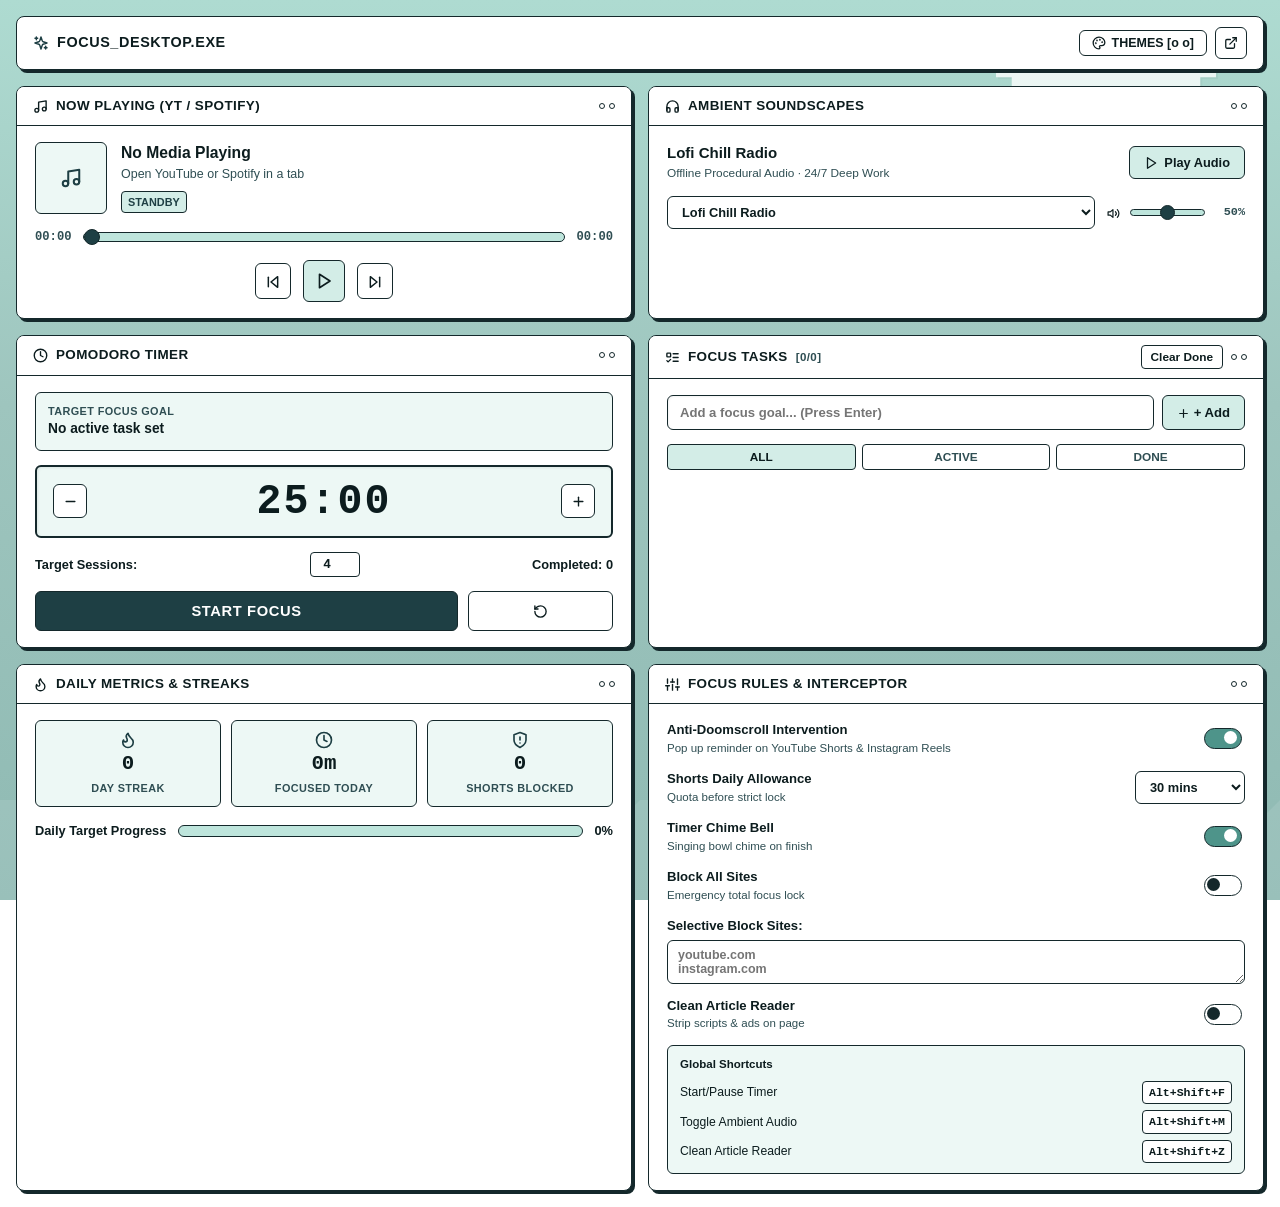
<file: sidepanel/index.html>
<!DOCTYPE html>
<html lang="en">

<head>
    <meta charset="UTF-8">
    <meta name="viewport" content="width=device-width, initial-scale=1.0">
    <title>Focus Center</title>
    <link rel="stylesheet" href="style.css">
    <script src="icons.js"></script>
</head>

<body>
    <!-- Retro Pixel Art Clouds & Mountain Background -->
    <div class="retro-backdrop">
        <svg class="pixel-cloud pixel-cloud-1" viewBox="0 0 140 60">
            <path d="M30 40 H10 V30 H0 V20 H20 V10 H50 V0 H80 V10 H110 V20 H140 V30 H130 V40 H120 V50 H40 V40 Z" />
        </svg>
        <svg class="pixel-cloud pixel-cloud-2" viewBox="0 0 140 60">
            <path d="M20 40 H0 V20 H30 V10 H70 V0 H100 V10 H130 V20 H140 V40 H120 V50 H30 V40 Z" />
        </svg>
        <svg class="pixel-cloud pixel-cloud-3" viewBox="0 0 140 60">
            <path d="M30 40 H10 V20 H40 V10 H80 V0 H110 V10 H130 V30 H120 V40 H50 V50 H30 V40 Z" />
        </svg>
        <div class="pixel-mountains"></div>
    </div>

    <!-- Main Outer Window Frame -->
    <div class="retro-window-shell">
        <!-- Top Window Header Bar -->
        <header class="retro-window-header">
            <div class="window-title-left">
                <span class="window-sparkle-icon" id="brandIcon"></span>
                <span>FOCUS_DESKTOP.EXE</span>
            </div>
            <div class="window-actions-right">
                <button id="openThemeBtn" class="retro-btn-header" title="Select System Theme">
                    <span id="themeBtnIcon"></span> THEMES [o o]
                </button>
                <button id="popOutBtn" class="retro-btn-header retro-btn-icon" title="Open in floating window">
                    <span id="popOutBtnIcon"></span>
                </button>
            </div>
        </header>

        <!-- Single Unified Organized Cards Grid -->
        <main class="retro-grid">
            <!-- 1. Dedicated YouTube & Spotify Player (Live Thumbnail & Video Scrub Slider) -->
            <section class="retro-card" id="mediaCard">
                <div class="card-retro-header">
                    <div class="card-title-left">
                        <span id="spotifyHeaderIcon"></span>
                        <span>Now Playing (YT / Spotify)</span>
                    </div>
                    <div class="retro-dots">
                        <span class="retro-dot"></span>
                        <span class="retro-dot"></span>
                    </div>
                </div>
                <div class="card-body">
                    <div class="media-player-row">
                        <div class="media-thumb-box" id="mediaThumbContainer">
                            <img id="mediaThumbnailImg" class="media-thumb-img" alt="Media Artwork">
                            <div id="mediaThumbPlaceholder" class="thumb-placeholder">
                                <span id="discCenterIcon"></span>
                            </div>
                        </div>
                        <div class="media-meta-group">
                            <h4 id="trackTitle" class="track-title">No Media Playing</h4>
                            <div id="trackArtist" class="track-artist">Open YouTube or Spotify in a tab</div>
                            <span id="mediaPlatformBadge" class="media-platform-badge">STANDBY</span>
                        </div>
                    </div>

                    <!-- Interactive Video Scrub Slider (Slide through the video!) -->
                    <div class="seek-slider-container">
                        <span id="videoCurrentTime">00:00</span>
                        <input type="range" id="videoSeekSlider" class="retro-seek-slider" min="0" max="100" value="0" step="1" title="Slide to seek">
                        <span id="videoTotalDuration">00:00</span>
                    </div>

                    <div class="media-controls-row">
                        <button class="btn-retro-ctrl" id="prev" title="Previous track / chapter">
                            <span id="prevIcon"></span>
                        </button>
                        <button class="btn-retro-ctrl btn-primary-play" id="playPause" title="Play / Pause Video">
                            <span id="playPauseIcon"></span>
                        </button>
                        <button class="btn-retro-ctrl" id="next" title="Next track / chapter">
                            <span id="nextIcon"></span>
                        </button>
                    </div>
                </div>
            </section>

            <!-- 2. Dedicated Ambient Soundscapes Card (Built-in Audio Station with Play/Pause) -->
            <section class="retro-card" id="ambientCard">
                <div class="card-retro-header">
                    <div class="card-title-left">
                        <span id="ambientHeaderIcon"></span>
                        <span>Ambient Soundscapes</span>
                    </div>
                    <div class="retro-dots">
                        <span class="retro-dot"></span>
                        <span class="retro-dot"></span>
                    </div>
                </div>
                <div class="card-body">
                    <div class="ambient-header-row">
                        <div class="ambient-title-meta">
                            <span id="ambientStationTitle" class="ambient-station-name">Lofi Chill Radio</span>
                            <span class="ambient-station-sub">Offline Procedural Audio · 24/7 Deep Work</span>
                        </div>
                        <button id="ambientPlayPauseBtn" class="btn-ambient-toggle" title="Play / Pause Ambient Music">
                            <span id="ambientPlayIcon"></span>
                            <span id="ambientPlayText">Play Audio</span>
                        </button>
                    </div>

                    <div class="ambient-controls-row">
                        <select id="soundscapeSelect" class="retro-select" title="Focus Soundscape">
                            <option value="lofi">Lofi Chill Radio</option>
                            <option value="rain">Rain &amp; Thunder Storm</option>
                            <option value="noise">Deep Brown Noise</option>
                            <option value="ocean">Ocean Waves</option>
                            <option value="cafe">Cozy Cafe Ambience</option>
                            <option value="binaural">40Hz Gamma Focus</option>
                        </select>
                        <div class="ambient-volume-group">
                            <span id="volumeIcon"></span>
                            <input type="range" id="soundscapeVolume" min="0" max="100" value="50" class="volume-slider" title="Volume">
                            <span id="volumePercent" class="volume-readout">50%</span>
                        </div>
                    </div>
                </div>
            </section>

            <!-- 3. Pomodoro Focus Timer -->
            <section class="retro-card" id="timerCard">
                <div class="card-retro-header">
                    <div class="card-title-left">
                        <span id="timerHeaderIcon"></span>
                        <span>Pomodoro Timer</span>
                    </div>
                    <div class="retro-dots">
                        <span class="retro-dot"></span>
                        <span class="retro-dot"></span>
                    </div>
                </div>
                <div class="card-body">
                    <!-- Active Focus Goal Box -->
                    <div class="active-focus-container" id="activeFocusContainer">
                        <div class="active-goal-meta">
                            <span class="active-goal-tag">Target Focus Goal</span>
                            <span id="activeFocusText" class="active-goal-text">No active task set</span>
                        </div>
                        <button id="quickCompleteTaskBtn" class="btn-retro-mini" title="Mark focus task done" style="display: none;">
                            <span id="checkDoneIcon"></span> Done
                        </button>
                    </div>

                    <!-- LCD Inset Timer Box -->
                    <div class="timer-retro-box">
                        <button class="timer-adjust-btn" id="decTime" title="Subtract 1 minute">
                            <span id="minusIcon"></span>
                        </button>
                        <div id="timer" class="timer-digits">25:00</div>
                        <button class="timer-adjust-btn" id="incTime" title="Add 1 minute">
                            <span id="plusIcon"></span>
                        </button>
                    </div>

                    <div class="session-meta-row">
                        <span>Target Sessions:</span>
                        <input type="number" id="sessionTarget" value="4" min="1" class="session-target-input">
                        <span>Completed: <strong id="completedSessions">0</strong></span>
                    </div>

                    <div class="timer-actions-row">
                        <button id="startTimer" class="btn-timer-primary">Start Focus</button>
                        <button id="restartTimer" class="btn-timer-reset" title="Reset Timer">
                            <span id="resetIcon"></span>
                        </button>
                    </div>
                </div>
            </section>

            <!-- 4. Focus Tasks & Goals Card -->
            <section class="retro-card" id="tasksCard">
                <div class="card-retro-header">
                    <div class="card-title-left">
                        <span id="tasksHeaderIcon"></span>
                        <span>Focus Tasks</span>
                        <span id="todoBadge" style="font-size: 0.72rem; color: var(--text-muted); font-weight: 700;">[0/0]</span>
                    </div>
                    <div style="display: flex; align-items: center; gap: 8px;">
                        <button id="clearCompletedBtn" class="btn-retro-mini" title="Clear completed tasks">Clear Done</button>
                        <div class="retro-dots">
                            <span class="retro-dot"></span>
                            <span class="retro-dot"></span>
                        </div>
                    </div>
                </div>
                <div class="card-body">
                    <form id="todoForm" class="todo-input-row">
                        <input type="text" id="todoInput" class="retro-input" placeholder="Add a focus goal... (Press Enter)" maxlength="140" autocomplete="off">
                        <button type="submit" id="addTodoBtn" class="btn-retro-add" title="Add Task">
                            <span id="addTaskIcon"></span> + Add
                        </button>
                    </form>

                    <div class="todo-filters-row">
                        <button type="button" class="filter-btn active" data-filter="all">All</button>
                        <button type="button" class="filter-btn" data-filter="active">Active</button>
                        <button type="button" class="filter-btn" data-filter="completed">Done</button>
                    </div>

                    <ul id="todoList" class="todo-list">
                        <!-- Tasks rendered dynamically -->
                    </ul>
                </div>
            </section>

            <!-- 5. Daily Analytics & Focus Streaks -->
            <section class="retro-card" id="analyticsCard">
                <div class="card-retro-header">
                    <div class="card-title-left">
                        <span id="analyticsHeaderIcon"></span>
                        <span>Daily Metrics & Streaks</span>
                    </div>
                    <div class="retro-dots">
                        <span class="retro-dot"></span>
                        <span class="retro-dot"></span>
                    </div>
                </div>
                <div class="card-body">
                    <div class="analytics-grid">
                        <div class="stat-box">
                            <span class="stat-icon" id="streakIcon"></span>
                            <div class="stat-value" id="streakCount">0</div>
                            <div class="stat-label">Day Streak</div>
                        </div>
                        <div class="stat-box">
                            <span class="stat-icon" id="focusedIcon"></span>
                            <div class="stat-value" id="todayFocusTime">0m</div>
                            <div class="stat-label">Focused Today</div>
                        </div>
                        <div class="stat-box">
                            <span class="stat-icon" id="interceptedIcon"></span>
                            <div class="stat-value" id="todayIntercepted">0</div>
                            <div class="stat-label">Shorts Blocked</div>
                        </div>
                    </div>
                    <div class="retro-pill-meter">
                        <span>Daily Target Progress</span>
                        <div class="pill-track">
                            <div class="pill-fill" id="dailyGoalProgressFill" style="width: 0%;"></div>
                        </div>
                        <span id="dailyGoalProgressPercent">0%</span>
                    </div>
                </div>
            </section>

            <!-- 6. Focus Rules & Doomscroll Interceptor Card -->
            <section class="retro-card" id="rulesCard">
                <div class="card-retro-header">
                    <div class="card-title-left">
                        <span id="rulesHeaderIcon"></span>
                        <span>Focus Rules & Interceptor</span>
                    </div>
                    <div class="retro-dots">
                        <span class="retro-dot"></span>
                        <span class="retro-dot"></span>
                    </div>
                </div>
                <div class="card-body">
                    <div class="rules-list">
                        <div class="rule-row">
                            <div class="rule-meta">
                                <span class="rule-title">Anti-Doomscroll Intervention</span>
                                <span class="rule-desc">Pop up reminder on YouTube Shorts & Instagram Reels</span>
                            </div>
                            <input type="checkbox" id="doomscrollToggle" class="retro-switch" checked>
                        </div>

                        <div class="rule-row">
                            <div class="rule-meta">
                                <span class="rule-title">Shorts Daily Allowance</span>
                                <span class="rule-desc">Quota before strict lock</span>
                            </div>
                            <select id="shortsAllowance" class="retro-select" style="flex: 0 0 auto; width: 110px;">
                                <option value="15">15 mins</option>
                                <option value="30" selected>30 mins</option>
                                <option value="0">Unlimited</option>
                            </select>
                        </div>

                        <div class="rule-row">
                            <div class="rule-meta">
                                <span class="rule-title">Timer Chime Bell</span>
                                <span class="rule-desc">Singing bowl chime on finish</span>
                            </div>
                            <input type="checkbox" id="timerChimeToggle" class="retro-switch" checked>
                        </div>

                        <div class="rule-row">
                            <div class="rule-meta">
                                <span class="rule-title">Block All Sites</span>
                                <span class="rule-desc">Emergency total focus lock</span>
                            </div>
                            <input type="checkbox" id="blockAll" class="retro-switch">
                        </div>

                        <div style="display: flex; flex-direction: column; gap: 4px;">
                            <span class="rule-title">Selective Block Sites:</span>
                            <textarea id="blockedSites" class="retro-textarea" rows="2" placeholder="youtube.com&#10;instagram.com"></textarea>
                        </div>

                        <div class="rule-row">
                            <div class="rule-meta">
                                <span class="rule-title">Clean Article Reader</span>
                                <span class="rule-desc">Strip scripts & ads on page</span>
                            </div>
                            <input type="checkbox" id="removeJS" class="retro-switch">
                        </div>

                        <div class="shortcuts-table">
                            <div style="font-weight: 800; font-size: 0.72rem; margin-bottom: 2px;">Global Shortcuts</div>
                            <div class="shortcut-row"><span>Start/Pause Timer</span><kbd>Alt+Shift+F</kbd></div>
                            <div class="shortcut-row"><span>Toggle Ambient Audio</span><kbd>Alt+Shift+M</kbd></div>
                            <div class="shortcut-row"><span>Clean Article Reader</span><kbd>Alt+Shift+Z</kbd></div>
                        </div>
                    </div>
                </div>
            </section>
        </main>
    </div>

    <!-- Retro Theme Customization Centre Modal -->
    <div id="themeModal" class="retro-modal-backdrop" style="display: none;">
        <div class="retro-modal-window">
            <div class="card-retro-header">
                <div class="card-title-left">
                    <span id="themeModalHeaderIcon"></span>
                    <span>THEME_SELECTOR.EXE</span>
                </div>
                <div style="display: flex; align-items: center; gap: 6px;">
                    <button id="closeThemeBtn" class="btn-retro-mini" title="Close Theme Selector">
                        <span id="closeThemeIcon"></span> Close
                    </button>
                    <div class="retro-dots">
                        <span class="retro-dot"></span>
                        <span class="retro-dot"></span>
                    </div>
                </div>
            </div>

            <div style="padding: 12px 16px 4px 16px; font-size: 0.74rem; color: var(--text-muted); font-weight: 700;">
                Select your preferred retro system aesthetic:
            </div>

            <div class="modal-theme-grid">
                <!-- 1. Pixel Pastel Sage (Default inspiration theme) -->
                <div class="theme-card-option" data-theme="sage">
                    <div class="theme-card-header">
                        <span class="theme-name">Pixel Pastel (Sage)</span>
                        <span class="theme-active-tag">ACTIVE</span>
                    </div>
                    <div class="theme-palette-preview">
                        <div class="theme-chip" style="background: #9ec5be;" title="Sky Canvas"></div>
                        <div class="theme-chip" style="background: #ffffff;" title="Card Surface"></div>
                        <div class="theme-chip" style="background: #5fa59b;" title="Accent Pill"></div>
                        <div class="theme-chip" style="background: #1a3236;" title="Border Stroke"></div>
                    </div>
                </div>

                <!-- 2. Catppuccin Mocha -->
                <div class="theme-card-option" data-theme="mocha">
                    <div class="theme-card-header">
                        <span class="theme-name">Catppuccin Mocha</span>
                        <span class="theme-active-tag">ACTIVE</span>
                    </div>
                    <div class="theme-palette-preview">
                        <div class="theme-chip" style="background: #1e1e2e;" title="Canvas"></div>
                        <div class="theme-chip" style="background: #313244;" title="Surface"></div>
                        <div class="theme-chip" style="background: #cba6f7;" title="Mauve"></div>
                        <div class="theme-chip" style="background: #a6e3a1;" title="Green"></div>
                    </div>
                </div>

                <!-- 3. Catppuccin Latte -->
                <div class="theme-card-option" data-theme="latte">
                    <div class="theme-card-header">
                        <span class="theme-name">Catppuccin Latte</span>
                        <span class="theme-active-tag">ACTIVE</span>
                    </div>
                    <div class="theme-palette-preview">
                        <div class="theme-chip" style="background: #eff1f5;" title="Canvas"></div>
                        <div class="theme-chip" style="background: #ffffff;" title="Surface"></div>
                        <div class="theme-chip" style="background: #7287fd;" title="Lavender"></div>
                        <div class="theme-chip" style="background: #4c4f69;" title="Text"></div>
                    </div>
                </div>

                <!-- 4. Dracula -->
                <div class="theme-card-option" data-theme="dracula">
                    <div class="theme-card-header">
                        <span class="theme-name">Dracula</span>
                        <span class="theme-active-tag">ACTIVE</span>
                    </div>
                    <div class="theme-palette-preview">
                        <div class="theme-chip" style="background: #282a36;" title="Canvas"></div>
                        <div class="theme-chip" style="background: #343746;" title="Surface"></div>
                        <div class="theme-chip" style="background: #bd93f9;" title="Purple"></div>
                        <div class="theme-chip" style="background: #ff79c6;" title="Pink"></div>
                    </div>
                </div>

                <!-- 5. Nord -->
                <div class="theme-card-option" data-theme="nord">
                    <div class="theme-card-header">
                        <span class="theme-name">Nord Arctic</span>
                        <span class="theme-active-tag">ACTIVE</span>
                    </div>
                    <div class="theme-palette-preview">
                        <div class="theme-chip" style="background: #2e3440;" title="Canvas"></div>
                        <div class="theme-chip" style="background: #3b4252;" title="Surface"></div>
                        <div class="theme-chip" style="background: #88c0d0;" title="Frost"></div>
                        <div class="theme-chip" style="background: #a3be8c;" title="Aurora"></div>
                    </div>
                </div>

                <!-- 6. Rose Pine -->
                <div class="theme-card-option" data-theme="rosepine">
                    <div class="theme-card-header">
                        <span class="theme-name">Rosé Pine</span>
                        <span class="theme-active-tag">ACTIVE</span>
                    </div>
                    <div class="theme-palette-preview">
                        <div class="theme-chip" style="background: #191724;" title="Canvas"></div>
                        <div class="theme-chip" style="background: #26233a;" title="Surface"></div>
                        <div class="theme-chip" style="background: #eb6f92;" title="Love"></div>
                        <div class="theme-chip" style="background: #c4a7e7;" title="Iris"></div>
                    </div>
                </div>

                <!-- 7. Tokyo Night -->
                <div class="theme-card-option" data-theme="tokyonight">
                    <div class="theme-card-header">
                        <span class="theme-name">Tokyo Night</span>
                        <span class="theme-active-tag">ACTIVE</span>
                    </div>
                    <div class="theme-palette-preview">
                        <div class="theme-chip" style="background: #1a1b26;" title="Canvas"></div>
                        <div class="theme-chip" style="background: #24283b;" title="Surface"></div>
                        <div class="theme-chip" style="background: #7dcfff;" title="Cyan"></div>
                        <div class="theme-chip" style="background: #bb9af7;" title="Violet"></div>
                    </div>
                </div>

                <!-- 8. Cyber Amber (CRT Terminal) -->
                <div class="theme-card-option" data-theme="amber">
                    <div class="theme-card-header">
                        <span class="theme-name">Cyber Amber (CRT)</span>
                        <span class="theme-active-tag">ACTIVE</span>
                    </div>
                    <div class="theme-palette-preview">
                        <div class="theme-chip" style="background: #0a0802;" title="Canvas"></div>
                        <div class="theme-chip" style="background: #1c1507;" title="Surface"></div>
                        <div class="theme-chip" style="background: #ffb000;" title="Amber"></div>
                        <div class="theme-chip" style="background: #ffcf56;" title="Glow"></div>
                    </div>
                </div>
            </div>
        </div>
    </div>

    <script src="main.js"></script>
</body>

</html>
</file>
<file: sidepanel/style.css>
/* Focus Command Center — Clean Retro Desktop OS Aesthetic */
/* High Clarity Typography, Clear Layout, Zero Emojis */

:root,
[data-theme="sage"] {
    --bg-canvas: #9ec5be;
    --bg-canvas-top: #aedbd1;
    --bg-canvas-bottom: #8fbab3;
    --window-border: #14282b;
    --window-header-bg: #ffffff;
    --card-bg: #ffffff;
    --card-header-bg: #ffffff;
    --card-border: #14282b;
    --border-color: #14282b;
    --border-subtle: #3a5c61;
    --text-main: #0c1c1e;
    --text-muted: #2f4e53;
    --accent: #1e3f44;
    --accent-hover: #0c1c1e;
    --accent-subtle: #d3ede7;
    --accent-pill: #bee5dc;
    --accent-pill-fill: #4e948a;
    --btn-bg: #ffffff;
    --btn-hover: #d8f1ec;
    --retro-shadow: 2px 2px 0px #14282b;
    --card-shadow: 3px 3px 0px #14282b;
    --inset-bg: #edf8f5;
    --cloud-color: #ffffff;
    --mountain-color: #8cb7af;
    --danger: #c9302c;
    --success: #2e7d32;
}

[data-theme="mocha"] {
    --bg-canvas: #181825;
    --bg-canvas-top: #1e1e2e;
    --bg-canvas-bottom: #11111b;
    --window-border: #cba6f7;
    --window-header-bg: #313244;
    --card-bg: #313244;
    --card-header-bg: #313244;
    --card-border: #cba6f7;
    --border-color: #cba6f7;
    --border-subtle: #7f849c;
    --text-main: #cdd6f4;
    --text-muted: #a6adc8;
    --accent: #cba6f7;
    --accent-hover: #b4befe;
    --accent-subtle: rgba(203, 166, 247, 0.18);
    --accent-pill: #45475a;
    --accent-pill-fill: #cba6f7;
    --btn-bg: #45475a;
    --btn-hover: #585b70;
    --retro-shadow: 2px 2px 0px #11111b;
    --card-shadow: 3px 3px 0px #11111b;
    --inset-bg: #1e1e2e;
    --cloud-color: #313244;
    --mountain-color: #1e1e2e;
    --danger: #f38ba8;
    --success: #a6e3a1;
}

[data-theme="latte"] {
    --bg-canvas: #dce0e8;
    --bg-canvas-top: #e6e9ef;
    --bg-canvas-bottom: #ccd0da;
    --window-border: #3b3d54;
    --window-header-bg: #ffffff;
    --card-bg: #ffffff;
    --card-header-bg: #ffffff;
    --card-border: #3b3d54;
    --border-color: #3b3d54;
    --border-subtle: #7c7f93;
    --text-main: #2b2c3d;
    --text-muted: #5c5f77;
    --accent: #7287fd;
    --accent-hover: #1e66f5;
    --accent-subtle: #e8ecfc;
    --accent-pill: #dce0e8;
    --accent-pill-fill: #7287fd;
    --btn-bg: #ffffff;
    --btn-hover: #e8ecfc;
    --retro-shadow: 2px 2px 0px #3b3d54;
    --card-shadow: 3px 3px 0px #3b3d54;
    --inset-bg: #eff1f5;
    --cloud-color: #ffffff;
    --mountain-color: #bcc0cc;
    --danger: #d20f39;
    --success: #40a02b;
}

[data-theme="dracula"] {
    --bg-canvas: #1e1f29;
    --bg-canvas-top: #282a36;
    --bg-canvas-bottom: #191a21;
    --window-border: #bd93f9;
    --window-header-bg: #343746;
    --card-bg: #343746;
    --card-header-bg: #343746;
    --card-border: #bd93f9;
    --border-color: #bd93f9;
    --border-subtle: #7a8cb9;
    --text-main: #f8f8f2;
    --text-muted: #d0bfff;
    --accent: #ff79c6;
    --accent-hover: #ff92d0;
    --accent-subtle: rgba(255, 121, 198, 0.2);
    --accent-pill: #44475a;
    --accent-pill-fill: #50fa7b;
    --btn-bg: #44475a;
    --btn-hover: #6272a4;
    --retro-shadow: 2px 2px 0px #191a21;
    --card-shadow: 3px 3px 0px #191a21;
    --inset-bg: #282a36;
    --cloud-color: #44475a;
    --mountain-color: #21222c;
    --danger: #ff5555;
    --success: #50fa7b;
}

[data-theme="nord"] {
    --bg-canvas: #242933;
    --bg-canvas-top: #2e3440;
    --bg-canvas-bottom: #1d212a;
    --window-border: #88c0d0;
    --window-header-bg: #3b4252;
    --card-bg: #3b4252;
    --card-header-bg: #3b4252;
    --card-border: #88c0d0;
    --border-color: #88c0d0;
    --border-subtle: #616e88;
    --text-main: #eceff4;
    --text-muted: #d8dee9;
    --accent: #88c0d0;
    --accent-hover: #81a1c1;
    --accent-subtle: rgba(136, 192, 208, 0.2);
    --accent-pill: #434c5e;
    --accent-pill-fill: #a3be8c;
    --btn-bg: #434c5e;
    --btn-hover: #4c566a;
    --retro-shadow: 2px 2px 0px #1b1f27;
    --card-shadow: 3px 3px 0px #1b1f27;
    --inset-bg: #2e3440;
    --cloud-color: #434c5e;
    --mountain-color: #1e222b;
    --danger: #bf616a;
    --success: #a3be8c;
}

[data-theme="rosepine"] {
    --bg-canvas: #14131c;
    --bg-canvas-top: #191724;
    --bg-canvas-bottom: #0f0e15;
    --window-border: #eb6f92;
    --window-header-bg: #26233a;
    --card-bg: #26233a;
    --card-header-bg: #26233a;
    --card-border: #eb6f92;
    --border-color: #eb6f92;
    --border-subtle: #847f9f;
    --text-main: #e0def4;
    --text-muted: #b5b2cf;
    --accent: #c4a7e7;
    --accent-hover: #ebbcba;
    --accent-subtle: rgba(196, 167, 231, 0.2);
    --accent-pill: #2a283e;
    --accent-pill-fill: #f6c177;
    --btn-bg: #2a283e;
    --btn-hover: #393552;
    --retro-shadow: 2px 2px 0px #0e0d15;
    --card-shadow: 3px 3px 0px #0e0d15;
    --inset-bg: #1f1d2e;
    --cloud-color: #2a283e;
    --mountain-color: #13121b;
    --danger: #eb6f92;
    --success: #9ccfd8;
}

[data-theme="tokyonight"] {
    --bg-canvas: #16161e;
    --bg-canvas-top: #1a1b26;
    --bg-canvas-bottom: #101017;
    --window-border: #7dcfff;
    --window-header-bg: #24283b;
    --card-bg: #24283b;
    --card-header-bg: #24283b;
    --card-border: #7dcfff;
    --border-color: #7dcfff;
    --border-subtle: #6e79a8;
    --text-main: #c0caf5;
    --text-muted: #9aa5ce;
    --accent: #bb9af7;
    --accent-hover: #9d7cd8;
    --accent-subtle: rgba(187, 154, 247, 0.2);
    --accent-pill: #2f3549;
    --accent-pill-fill: #73daca;
    --btn-bg: #2f3549;
    --btn-hover: #3b4261;
    --retro-shadow: 2px 2px 0px #101014;
    --card-shadow: 3px 3px 0px #101014;
    --inset-bg: #1f2335;
    --cloud-color: #2f3549;
    --mountain-color: #13131b;
    --danger: #f7768e;
    --success: #9ece6a;
}

[data-theme="amber"] {
    --bg-canvas: #0a0802;
    --bg-canvas-top: #140f04;
    --bg-canvas-bottom: #050401;
    --window-border: #ffb000;
    --window-header-bg: #1c1507;
    --card-bg: #1c1507;
    --card-header-bg: #1c1507;
    --card-border: #ffb000;
    --border-color: #ffb000;
    --border-subtle: #b37c00;
    --text-main: #ffcf56;
    --text-muted: #ffc033;
    --accent: #ffb000;
    --accent-hover: #ffd470;
    --accent-subtle: rgba(255, 176, 0, 0.2);
    --accent-pill: #291e08;
    --accent-pill-fill: #ffb000;
    --btn-bg: #291e08;
    --btn-hover: #3d2d0c;
    --retro-shadow: 2px 2px 0px #000000;
    --card-shadow: 3px 3px 0px #000000;
    --inset-bg: #140e05;
    --cloud-color: #291e08;
    --mountain-color: #0d0a03;
    --danger: #ff5252;
    --success: #ffb000;
}

/* ==========================================================================
   Global Reset & Crystal Clear Typography (Inter / Modern Sans)
   ========================================================================== */
* {
    box-sizing: border-box;
    font-family: -apple-system, BlinkMacSystemFont, 'Segoe UI', 'Inter', Roboto, 'Helvetica Neue', Arial, sans-serif;
    -webkit-font-smoothing: antialiased;
    -moz-osx-font-smoothing: grayscale;
    text-rendering: optimizeLegibility;
}

body {
    margin: 0;
    padding: 16px;
    background: linear-gradient(180deg, var(--bg-canvas-top) 0%, var(--bg-canvas) 45%, var(--bg-canvas-bottom) 100%);
    background-attachment: fixed;
    color: var(--text-main);
    min-height: 100vh;
    box-sizing: border-box;
    overflow-x: hidden;
    transition: background 0.25s ease, color 0.25s ease;
    position: relative;
    font-size: 14px;
    line-height: 1.5;
}

/* Tabular Monospaced Numbers for Digits, Timers, and Meters */
.timer-digits,
.stat-value,
.volume-readout,
.seek-slider-container span,
.spotify-progress-row span,
kbd,
.session-target-input {
    font-family: 'SF Mono', 'Segoe UI Mono', 'Roboto Mono', 'Cascadia Code', 'JetBrains Mono', Consolas, monospace !important;
    font-variant-numeric: tabular-nums;
}

/* Lucide Vector Icons Standard */
svg.lucide {
    display: inline-block;
    vertical-align: middle;
    stroke-width: 2.2px;
    stroke: currentColor;
    fill: none;
    flex-shrink: 0;
}

/* ==========================================================================
   Pixel Art Clouds & Retro Horizon Background
   ========================================================================== */
.retro-backdrop {
    position: fixed;
    top: 0;
    left: 0;
    right: 0;
    bottom: 0;
    pointer-events: none;
    z-index: 0;
    overflow: hidden;
    opacity: 0.85;
}

.pixel-cloud {
    position: absolute;
    fill: var(--cloud-color);
    opacity: 0.9;
    filter: drop-shadow(2px 2px 0px rgba(0, 0, 0, 0.05));
}

.pixel-cloud-1 {
    top: 30px;
    right: 5%;
    width: 220px;
}

.pixel-cloud-2 {
    top: 130px;
    left: 8%;
    width: 160px;
}

.pixel-cloud-3 {
    top: 250px;
    right: 18%;
    width: 140px;
}

.pixel-mountains {
    position: absolute;
    bottom: 0;
    left: 0;
    right: 0;
    height: 120px;
    background-repeat: repeat-x;
    background-position: bottom center;
    background-size: 320px 120px;
    background-image: url("data:image/svg+xml,%3Csvg xmlns='http://www.w3.org/2000/svg' viewBox='0 0 320 120' fill='%23ffffff' opacity='0.25'%3E%3Cpath d='M0 120 L0 80 L30 80 L40 70 L60 70 L70 60 L100 60 L120 40 L140 40 L160 20 L180 20 L200 40 L220 40 L240 60 L270 60 L290 80 L320 80 L320 120 Z'/%3E%3C/svg%3E");
    opacity: 0.45;
}

/* ==========================================================================
   Full-Page Outer Window Shell
   ========================================================================== */
.retro-window-shell {
    position: relative;
    z-index: 1;
    width: 100%;
    margin: 0 auto;
    padding: 0;
    display: flex;
    flex-direction: column;
    gap: 16px;
}

/* Top Window Header Bar */
.retro-window-header {
    background: var(--window-header-bg);
    border: 1.5px solid var(--border-color);
    border-radius: 8px;
    padding: 10px 16px;
    display: flex;
    justify-content: space-between;
    align-items: center;
    box-shadow: var(--card-shadow);
    box-sizing: border-box;
}

.window-title-left {
    display: flex;
    align-items: center;
    gap: 8px;
    font-weight: 800;
    font-size: 0.9rem;
    letter-spacing: 0.6px;
    color: var(--text-main);
    text-transform: uppercase;
}

.window-sparkle-icon {
    display: flex;
    align-items: center;
    color: var(--accent);
}

.window-actions-right {
    display: flex;
    align-items: center;
    gap: 8px;
}

.retro-btn-header {
    background: var(--btn-bg);
    border: 1.5px solid var(--border-color);
    color: var(--text-main);
    border-radius: 6px;
    padding: 5px 12px;
    font-size: 0.78rem;
    font-weight: 800;
    display: inline-flex;
    align-items: center;
    gap: 6px;
    cursor: pointer;
    box-shadow: 1.5px 1.5px 0px var(--retro-shadow);
    transition: all 0.1s ease;
}

.retro-btn-header:hover {
    background: var(--accent-subtle);
}

.retro-btn-header:active {
    transform: translate(1px, 1px);
    box-shadow: 0px 0px 0px;
}

.retro-btn-icon {
    width: 32px;
    height: 32px;
    padding: 0;
    justify-content: center;
}

/* ==========================================================================
   Clean Balanced Grid (Single Organized Section)
   ========================================================================== */
.retro-grid {
    display: grid;
    grid-template-columns: 1fr;
    gap: 16px;
    width: 100%;
    box-sizing: border-box;
}

@media (min-width: 660px) {
    .retro-grid {
        grid-template-columns: repeat(2, 1fr);
        gap: 16px;
    }
}

/* Retro Card Architecture */
.retro-card {
    background: var(--card-bg);
    border: 1.5px solid var(--border-color);
    border-radius: 8px;
    box-shadow: var(--card-shadow);
    box-sizing: border-box;
    overflow: hidden;
    display: flex;
    flex-direction: column;
}

.card-retro-header {
    background: var(--card-header-bg);
    border-bottom: 1.5px solid var(--border-color);
    padding: 9px 16px;
    display: flex;
    justify-content: space-between;
    align-items: center;
}

.card-title-left {
    display: flex;
    align-items: center;
    gap: 8px;
    font-size: 0.84rem;
    font-weight: 800;
    letter-spacing: 0.4px;
    text-transform: uppercase;
    color: var(--text-main);
}

.retro-dots {
    display: flex;
    align-items: center;
    gap: 4px;
}

.retro-dot {
    width: 6px;
    height: 6px;
    border-radius: 50%;
    border: 1.5px solid var(--border-color);
    background: transparent;
}

.card-body {
    padding: 16px 18px;
    display: flex;
    flex-direction: column;
    gap: 14px;
}

/* ==========================================================================
   1. YouTube & Spotify Player (Thumbnail + Live Video Scrub Slider)
   ========================================================================== */
.media-player-row {
    display: flex;
    align-items: center;
    gap: 14px;
}

.media-thumb-box {
    width: 72px;
    height: 72px;
    border: 1.5px solid var(--border-color);
    border-radius: 6px;
    overflow: hidden;
    background: var(--inset-bg);
    display: flex;
    align-items: center;
    justify-content: center;
    box-shadow: 2px 2px 0px var(--retro-shadow);
    flex-shrink: 0;
    position: relative;
}

.media-thumb-img {
    width: 100%;
    height: 100%;
    object-fit: cover;
    display: none;
}

.thumb-placeholder {
    color: var(--accent);
    display: flex;
    align-items: center;
    justify-content: center;
}

.media-meta-group {
    flex: 1;
    min-width: 0;
    display: flex;
    flex-direction: column;
    gap: 3px;
}

.track-title {
    font-size: 0.98rem;
    font-weight: 800;
    color: var(--text-main);
    white-space: nowrap;
    overflow: hidden;
    text-overflow: ellipsis;
    margin: 0;
    line-height: 1.25;
}

.track-artist {
    font-size: 0.78rem;
    color: var(--text-muted);
    white-space: nowrap;
    overflow: hidden;
    text-overflow: ellipsis;
}

.media-platform-badge {
    display: inline-block;
    align-self: flex-start;
    font-size: 0.68rem;
    font-weight: 800;
    text-transform: uppercase;
    background: var(--accent-subtle);
    color: var(--accent);
    border: 1px solid var(--border-color);
    padding: 2px 6px;
    border-radius: 4px;
    margin-top: 4px;
}

/* Interactive Video Scrub Slider */
.seek-slider-container {
    display: flex;
    align-items: center;
    gap: 10px;
    font-size: 0.76rem;
    font-weight: 700;
    color: var(--text-muted);
}

.retro-seek-slider {
    flex: 1;
    height: 10px;
    -webkit-appearance: none;
    appearance: none;
    background: var(--accent-pill);
    border: 1.5px solid var(--border-color);
    border-radius: 999px;
    outline: none;
    cursor: pointer;
}

.retro-seek-slider::-webkit-slider-thumb {
    -webkit-appearance: none;
    width: 16px;
    height: 16px;
    border-radius: 50%;
    background: var(--accent);
    border: 1.5px solid var(--border-color);
    cursor: pointer;
    box-shadow: 1px 1px 0px var(--retro-shadow);
}

/* Transport Controls */
.media-controls-row {
    display: flex;
    justify-content: center;
    align-items: center;
    gap: 12px;
}

.btn-retro-ctrl {
    background: var(--btn-bg);
    border: 1.5px solid var(--border-color);
    color: var(--text-main);
    border-radius: 6px;
    width: 36px;
    height: 36px;
    display: inline-flex;
    align-items: center;
    justify-content: center;
    cursor: pointer;
    box-shadow: 1.5px 1.5px 0px var(--retro-shadow);
    transition: all 0.1s ease;
}

.btn-retro-ctrl:hover {
    background: var(--btn-hover);
}

.btn-retro-ctrl:active {
    transform: translate(1px, 1px);
    box-shadow: 0px 0px 0px;
}

.btn-primary-play {
    background: var(--accent-subtle);
    border-color: var(--border-color);
    width: 42px;
    height: 42px;
}

/* ==========================================================================
   2. Dedicated Ambient Soundscapes Card (Built-in Audio Station)
   ========================================================================== */
.ambient-header-row {
    display: flex;
    justify-content: space-between;
    align-items: center;
    gap: 10px;
}

.ambient-title-meta {
    display: flex;
    flex-direction: column;
}

.ambient-station-name {
    font-size: 0.94rem;
    font-weight: 800;
    color: var(--text-main);
}

.ambient-station-sub {
    font-size: 0.74rem;
    color: var(--text-muted);
}

.btn-ambient-toggle {
    background: var(--accent-subtle);
    border: 1.5px solid var(--border-color);
    color: var(--text-main);
    border-radius: 6px;
    padding: 8px 14px;
    font-size: 0.8rem;
    font-weight: 800;
    display: inline-flex;
    align-items: center;
    gap: 6px;
    cursor: pointer;
    box-shadow: 2px 2px 0px var(--retro-shadow);
    transition: all 0.1s ease;
}

.btn-ambient-toggle:hover {
    background: var(--accent-pill);
}

.btn-ambient-toggle.playing {
    background: var(--accent);
    color: #ffffff;
}

.btn-ambient-toggle:active {
    transform: translate(1px, 1px);
    box-shadow: 0px 0px 0px;
}

.ambient-controls-row {
    display: flex;
    align-items: center;
    gap: 12px;
}

.retro-select {
    flex: 1;
    background: var(--btn-bg);
    border: 1.5px solid var(--border-color);
    color: var(--text-main);
    border-radius: 6px;
    padding: 7px 10px;
    font-size: 0.8rem;
    font-weight: 700;
    box-shadow: 1px 1px 0px var(--retro-shadow);
    cursor: pointer;
    outline: none;
}

.ambient-volume-group {
    display: flex;
    align-items: center;
    gap: 8px;
    flex-shrink: 0;
}

.volume-slider {
    width: 75px;
    height: 7px;
    -webkit-appearance: none;
    appearance: none;
    background: var(--accent-pill);
    border: 1px solid var(--border-color);
    border-radius: 6px;
    outline: none;
}

.volume-slider::-webkit-slider-thumb {
    -webkit-appearance: none;
    width: 15px;
    height: 15px;
    border-radius: 50%;
    background: var(--accent);
    border: 1.5px solid var(--border-color);
    cursor: pointer;
}

.volume-readout {
    font-size: 0.74rem;
    font-weight: 700;
    min-width: 30px;
    text-align: right;
    color: var(--text-muted);
}

/* ==========================================================================
   3. Pomodoro Focus Timer Card
   ========================================================================== */
.active-focus-container {
    background: var(--inset-bg);
    border: 1.5px solid var(--border-color);
    border-radius: 6px;
    padding: 10px 12px;
    display: flex;
    justify-content: space-between;
    align-items: center;
    box-shadow: 1px 1px 0px var(--retro-shadow);
}

.active-goal-meta {
    display: flex;
    flex-direction: column;
    min-width: 0;
}

.active-goal-tag {
    font-size: 0.68rem;
    font-weight: 800;
    text-transform: uppercase;
    color: var(--text-muted);
    letter-spacing: 0.4px;
}

.active-goal-text {
    font-size: 0.86rem;
    font-weight: 800;
    color: var(--text-main);
    white-space: nowrap;
    overflow: hidden;
    text-overflow: ellipsis;
}

.btn-retro-mini {
    background: var(--btn-bg);
    border: 1.5px solid var(--border-color);
    border-radius: 4px;
    padding: 4px 9px;
    font-size: 0.74rem;
    font-weight: 800;
    cursor: pointer;
    box-shadow: 1px 1px 0px var(--retro-shadow);
    color: var(--text-main);
    display: inline-flex;
    align-items: center;
    gap: 4px;
}

.btn-retro-mini:hover {
    background: var(--accent-subtle);
}

.btn-retro-mini:active {
    transform: translate(1px, 1px);
    box-shadow: 0px 0px 0px;
}

.timer-retro-box {
    background: var(--inset-bg);
    border: 2px solid var(--border-color);
    border-radius: 6px;
    padding: 14px 16px;
    display: flex;
    justify-content: space-between;
    align-items: center;
    box-shadow: inset 1px 1px 3px rgba(0, 0, 0, 0.08);
}

.timer-digits {
    font-size: 2.6rem;
    font-weight: 900;
    letter-spacing: 2px;
    color: var(--text-main);
    line-height: 1;
}

.timer-adjust-btn {
    background: var(--btn-bg);
    border: 1.5px solid var(--border-color);
    border-radius: 6px;
    width: 34px;
    height: 34px;
    display: flex;
    align-items: center;
    justify-content: center;
    font-weight: 900;
    cursor: pointer;
    box-shadow: 1.5px 1.5px 0px var(--retro-shadow);
    color: var(--text-main);
}

.timer-adjust-btn:hover {
    background: var(--btn-hover);
}

.timer-adjust-btn:active {
    transform: translate(1px, 1px);
    box-shadow: 0px 0px 0px;
}

.timer-actions-row {
    display: flex;
    gap: 10px;
}

.btn-timer-primary {
    flex: 3;
    background: var(--accent);
    color: #ffffff;
    border: 1.5px solid var(--border-color);
    border-radius: 6px;
    padding: 11px 14px;
    font-size: 0.92rem;
    font-weight: 800;
    text-transform: uppercase;
    letter-spacing: 0.6px;
    cursor: pointer;
    box-shadow: 2px 2px 0px var(--retro-shadow);
    transition: all 0.1s ease;
}

.btn-timer-primary:hover {
    filter: brightness(1.1);
}

.btn-timer-primary:active {
    transform: translate(1.5px, 1.5px);
    box-shadow: 0px 0px 0px;
}

.btn-timer-reset {
    flex: 1;
    background: var(--btn-bg);
    color: var(--text-main);
    border: 1.5px solid var(--border-color);
    border-radius: 6px;
    display: flex;
    align-items: center;
    justify-content: center;
    cursor: pointer;
    box-shadow: 2px 2px 0px var(--retro-shadow);
}

.btn-timer-reset:hover {
    background: var(--btn-hover);
}

.btn-timer-reset:active {
    transform: translate(1.5px, 1.5px);
    box-shadow: 0px 0px 0px;
}

.session-meta-row {
    display: flex;
    justify-content: space-between;
    align-items: center;
    font-size: 0.8rem;
    font-weight: 700;
}

.session-target-input {
    width: 50px;
    background: var(--btn-bg);
    border: 1.5px solid var(--border-color);
    border-radius: 4px;
    padding: 4px 6px;
    font-size: 0.8rem;
    font-weight: 700;
    text-align: center;
    color: var(--text-main);
}

/* ==========================================================================
   4. Focus Tasks & Goals Card
   ========================================================================== */
.todo-input-row {
    display: flex;
    gap: 8px;
}

.retro-input {
    flex: 1;
    background: var(--btn-bg);
    border: 1.5px solid var(--border-color);
    border-radius: 6px;
    padding: 9px 12px;
    font-size: 0.82rem;
    font-weight: 600;
    color: var(--text-main);
    box-shadow: inset 1px 1px 2px rgba(0, 0, 0, 0.05);
    outline: none;
}

.retro-input:focus {
    border-color: var(--accent);
}

.btn-retro-add {
    background: var(--accent-subtle);
    border: 1.5px solid var(--border-color);
    border-radius: 6px;
    padding: 0 14px;
    font-size: 0.82rem;
    font-weight: 800;
    color: var(--text-main);
    cursor: pointer;
    box-shadow: 1.5px 1.5px 0px var(--retro-shadow);
}

.btn-retro-add:hover {
    background: var(--accent-pill);
}

.btn-retro-add:active {
    transform: translate(1px, 1px);
    box-shadow: 0px 0px 0px;
}

.todo-filters-row {
    display: flex;
    gap: 6px;
}

.filter-btn {
    flex: 1;
    background: var(--btn-bg);
    border: 1.5px solid var(--border-color);
    border-radius: 4px;
    padding: 5px;
    font-size: 0.74rem;
    font-weight: 800;
    text-transform: uppercase;
    cursor: pointer;
    color: var(--text-muted);
    box-shadow: 1px 1px 0px var(--retro-shadow);
}

.filter-btn.active {
    background: var(--accent-subtle);
    color: var(--text-main);
    border-color: var(--border-color);
}

.filter-btn:active {
    transform: translate(1px, 1px);
    box-shadow: 0px 0px 0px;
}

.todo-list {
    list-style: none;
    margin: 0;
    padding: 0;
    display: flex;
    flex-direction: column;
    gap: 6px;
    max-height: 240px;
    overflow-y: auto;
}

.todo-item {
    background: var(--inset-bg);
    border: 1.5px solid var(--border-color);
    border-radius: 6px;
    padding: 7px 10px;
    display: flex;
    align-items: center;
    gap: 8px;
    box-shadow: 1px 1px 0px var(--retro-shadow);
}

.todo-item.completed {
    opacity: 0.6;
}

.todo-item.completed .todo-text {
    text-decoration: line-through;
}

.todo-item.active-focus {
    border-color: var(--accent);
    background: var(--accent-subtle);
}

.todo-pin-btn {
    background: transparent;
    border: none;
    color: var(--text-muted);
    cursor: pointer;
    padding: 0;
    display: flex;
    align-items: center;
}

.todo-pin-btn.pinned {
    color: #f59e0b;
}

.todo-checkbox {
    width: 16px;
    height: 16px;
    accent-color: var(--accent);
    cursor: pointer;
}

.todo-text {
    flex: 1;
    font-size: 0.82rem;
    font-weight: 700;
    color: var(--text-main);
    white-space: nowrap;
    overflow: hidden;
    text-overflow: ellipsis;
}

.todo-delete-btn {
    background: transparent;
    border: none;
    color: var(--text-muted);
    cursor: pointer;
    padding: 0;
    display: flex;
    align-items: center;
}

.todo-delete-btn:hover {
    color: var(--danger);
}

.todo-empty {
    text-align: center;
    font-size: 0.78rem;
    color: var(--text-muted);
    padding: 16px 4px;
}

/* ==========================================================================
   5. Analytics Card (Metrics & Streaks)
   ========================================================================== */
.analytics-grid {
    display: grid;
    grid-template-columns: repeat(3, 1fr);
    gap: 10px;
}

.stat-box {
    background: var(--inset-bg);
    border: 1.5px solid var(--border-color);
    border-radius: 6px;
    padding: 10px 6px;
    text-align: center;
    display: flex;
    flex-direction: column;
    align-items: center;
    gap: 4px;
    box-shadow: 1px 1px 0px var(--retro-shadow);
}

.stat-icon {
    color: var(--accent);
    display: flex;
    align-items: center;
}

.stat-value {
    font-size: 1.3rem;
    font-weight: 800;
    color: var(--text-main);
    line-height: 1.1;
}

.stat-label {
    font-size: 0.68rem;
    color: var(--text-muted);
    text-transform: uppercase;
    letter-spacing: 0.4px;
    font-weight: 700;
}

.retro-pill-meter {
    display: flex;
    align-items: center;
    justify-content: space-between;
    gap: 12px;
    font-size: 0.8rem;
    font-weight: 700;
}

.pill-track {
    flex: 1;
    height: 12px;
    background: var(--accent-pill);
    border: 1.5px solid var(--border-color);
    border-radius: 999px;
    overflow: hidden;
    position: relative;
}

.pill-fill {
    height: 100%;
    background: var(--accent-pill-fill);
    border-radius: 999px;
    transition: width 0.3s ease;
    width: 0%;
}

/* ==========================================================================
   6. Focus Rules & Doomscroll Interceptor Card
   ========================================================================== */
.rules-list {
    display: flex;
    flex-direction: column;
    gap: 12px;
}

.rule-row {
    display: flex;
    justify-content: space-between;
    align-items: center;
    gap: 10px;
}

.rule-meta {
    display: flex;
    flex-direction: column;
}

.rule-title {
    font-size: 0.82rem;
    font-weight: 800;
    color: var(--text-main);
}

.rule-desc {
    font-size: 0.72rem;
    color: var(--text-muted);
}

.retro-switch {
    width: 38px;
    height: 21px;
    appearance: none;
    -webkit-appearance: none;
    background: var(--btn-bg);
    border: 1.5px solid var(--border-color);
    border-radius: 999px;
    position: relative;
    cursor: pointer;
    outline: none;
    box-shadow: 1px 1px 0px var(--retro-shadow);
    transition: background 0.15s ease;
}

.retro-switch::before {
    content: '';
    position: absolute;
    top: 2px;
    left: 2px;
    width: 13px;
    height: 13px;
    border-radius: 50%;
    background: var(--border-color);
    transition: transform 0.15s ease;
}

.retro-switch:checked {
    background: var(--accent-pill-fill);
}

.retro-switch:checked::before {
    transform: translateX(17px);
    background: #ffffff;
}

.retro-textarea {
    width: 100%;
    background: var(--btn-bg);
    border: 1.5px solid var(--border-color);
    border-radius: 6px;
    padding: 7px 10px;
    font-size: 0.78rem;
    font-weight: 600;
    color: var(--text-main);
    resize: vertical;
    outline: none;
    box-sizing: border-box;
}

.shortcuts-table {
    background: var(--inset-bg);
    border: 1.5px solid var(--border-color);
    border-radius: 6px;
    padding: 10px 12px;
    display: flex;
    flex-direction: column;
    gap: 6px;
    font-size: 0.76rem;
}

.shortcut-row {
    display: flex;
    justify-content: space-between;
    align-items: center;
}

kbd {
    background: var(--btn-bg);
    border: 1px solid var(--border-color);
    border-radius: 4px;
    padding: 2px 6px;
    font-size: 0.72rem;
    font-weight: 800;
    box-shadow: 1px 1px 0px var(--retro-shadow);
}

/* ==========================================================================
   Retro Theme Selector Modal
   ========================================================================== */
.retro-modal-backdrop {
    position: fixed;
    top: 0;
    left: 0;
    right: 0;
    bottom: 0;
    background: rgba(0, 0, 0, 0.45);
    display: flex;
    align-items: center;
    justify-content: center;
    z-index: 999;
    padding: 16px;
    box-sizing: border-box;
}

.retro-modal-window {
    background: var(--card-bg);
    border: 2px solid var(--border-color);
    border-radius: 8px;
    width: 100%;
    max-width: 520px;
    box-shadow: 4px 4px 0px rgba(0, 0, 0, 0.75);
    display: flex;
    flex-direction: column;
    overflow: hidden;
    max-height: 90vh;
}

.modal-theme-grid {
    display: grid;
    grid-template-columns: repeat(auto-fill, minmax(200px, 1fr));
    gap: 10px;
    padding: 16px;
    overflow-y: auto;
}

.theme-card-option {
    background: var(--inset-bg);
    border: 1.5px solid var(--border-color);
    border-radius: 6px;
    padding: 10px;
    cursor: pointer;
    box-shadow: 2px 2px 0px var(--retro-shadow);
    display: flex;
    flex-direction: column;
    gap: 8px;
    transition: all 0.1s ease;
    position: relative;
}

.theme-card-option:hover {
    transform: translateY(-1px);
    box-shadow: 2.5px 2.5px 0px var(--retro-shadow);
}

.theme-card-option.active {
    border-color: var(--accent);
    outline: 2px solid var(--accent);
    background: var(--accent-subtle);
}

.theme-card-header {
    display: flex;
    justify-content: space-between;
    align-items: center;
}

.theme-name {
    font-size: 0.82rem;
    font-weight: 800;
    color: var(--text-main);
}

.theme-active-tag {
    font-size: 0.68rem;
    font-weight: 800;
    color: var(--accent);
    display: none;
}

.theme-card-option.active .theme-active-tag {
    display: inline-block;
}

.theme-palette-preview {
    display: flex;
    gap: 5px;
    height: 18px;
}

.theme-chip {
    flex: 1;
    border-radius: 4px;
    border: 1px solid rgba(0, 0, 0, 0.25);
}
</file>
